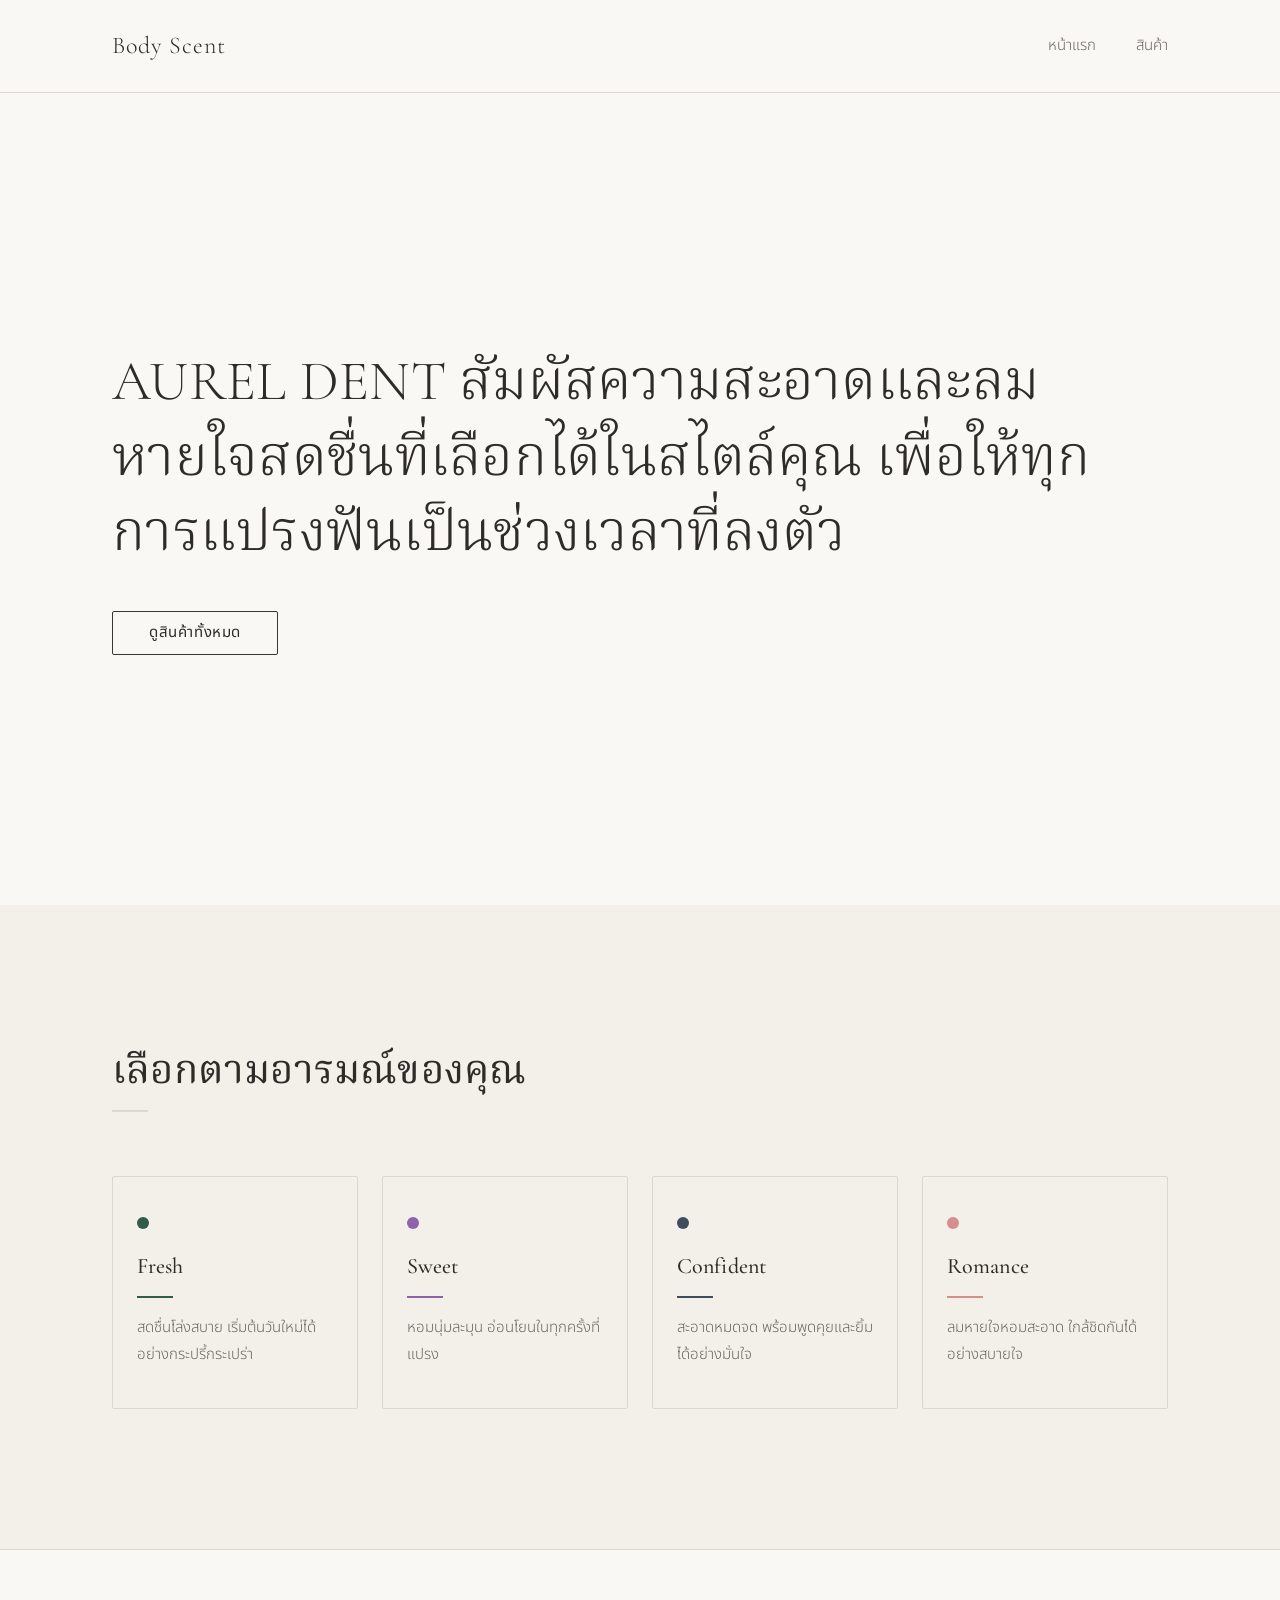
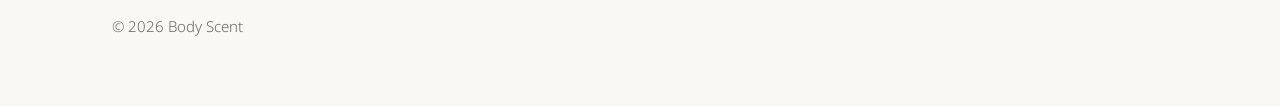
<file: index.html>
<!DOCTYPE html>
<html lang="th">
<head>
  <meta charset="UTF-8">
  <meta name="viewport" content="width=device-width, initial-scale=1">
  <title>Body Scent — AUREL DENT</title>
  <meta name="description" content="AUREL DENT สัมผัสความสะอาดและลมหายใจสดชื่นที่เลือกได้ในสไตล์คุณ">
  <link rel="stylesheet" href="style.css">
</head>
<body>

  <header class="site-header">
    <div class="container">
      <a class="brand" href="index.html">Body Scent</a>
      <nav class="nav" aria-label="เมนูหลัก">
        <a href="index.html">หน้าแรก</a>
        <a href="product.html">สินค้า</a>
      </nav>
    </div>
  </header>

  <main>
    <section class="hero hero--full">
      <div class="container">
        <h1 class="hero__title">AUREL DENT สัมผัสความสะอาดและลมหายใจสดชื่นที่เลือกได้ในสไตล์คุณ เพื่อให้ทุกการแปรงฟันเป็นช่วงเวลาที่ลงตัว</h1>
        <a class="btn" href="product.html">ดูสินค้าทั้งหมด</a>
      </div>
    </section>

    <section class="section section--soft" id="moods">
      <div class="container">
        <div class="section-head">
          <h2>เลือกตามอารมณ์ของคุณ</h2>
        </div>

        <div class="mood-grid">
          <a class="mood-card" data-mood="fresh" href="product.html?mood=fresh">
            <span class="mood-dot" aria-hidden="true"></span>
            <h3 class="mood-title">Fresh</h3>
            <p>สดชื่นโล่งสบาย เริ่มต้นวันใหม่ได้อย่างกระปรี้กระเปร่า</p>
          </a>

          <a class="mood-card" data-mood="sweet" href="product.html?mood=sweet">
            <span class="mood-dot" aria-hidden="true"></span>
            <h3 class="mood-title">Sweet</h3>
            <p>หอมนุ่มละมุน อ่อนโยนในทุกครั้งที่แปรง</p>
          </a>

          <a class="mood-card" data-mood="confident" href="product.html?mood=confident">
            <span class="mood-dot" aria-hidden="true"></span>
            <h3 class="mood-title">Confident</h3>
            <p>สะอาดหมดจด พร้อมพูดคุยและยิ้มได้อย่างมั่นใจ</p>
          </a>

          <a class="mood-card" data-mood="romance" href="product.html?mood=romance">
            <span class="mood-dot" aria-hidden="true"></span>
            <h3 class="mood-title">Romance</h3>
            <p>ลมหายใจหอมสะอาด ใกล้ชิดกันได้อย่างสบายใจ</p>
          </a>
        </div>
      </div>
    </section>
  </main>

  <footer class="site-footer">
    <div class="container">
      <p>© 2026 Body Scent</p>
    </div>
  </footer>

  <script src="script.js"></script>
</body>
</html>
</file>
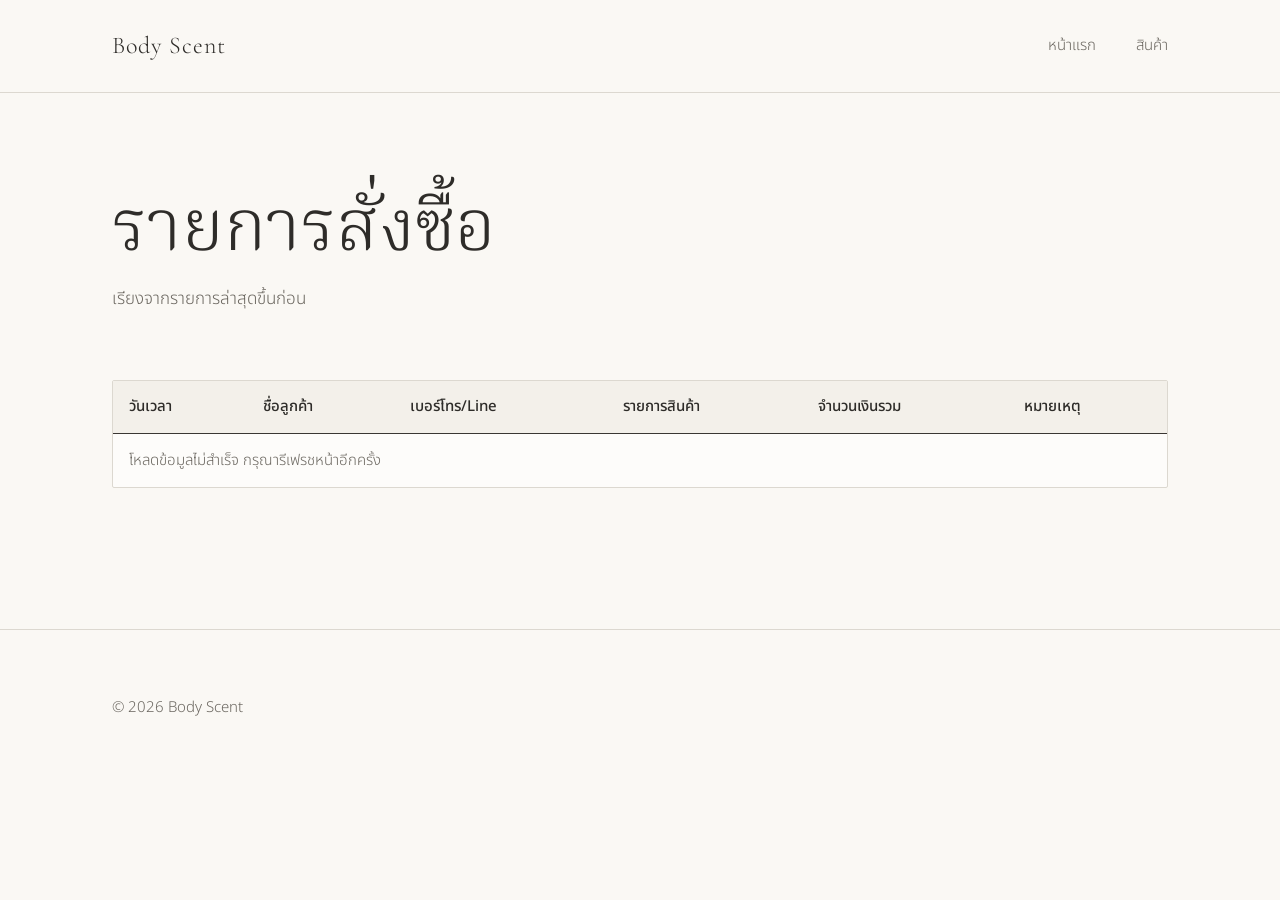
<file: admin.html>
<!DOCTYPE html>
<html lang="th">
<head>
  <meta charset="UTF-8">
  <meta name="viewport" content="width=device-width, initial-scale=1">
  <meta name="robots" content="noindex, nofollow">
  <title>รายการสั่งซื้อ — Body Scent</title>
  <link rel="stylesheet" href="style.css">
</head>
<body>

  <header class="site-header">
    <div class="container">
      <a class="brand" href="index.html">Body Scent</a>
      <nav class="nav" aria-label="เมนูหลัก">
        <a href="index.html">หน้าแรก</a>
        <a href="product.html">สินค้า</a>
      </nav>
    </div>
  </header>

  <main>
    <section class="page-head">
      <div class="container">
        <h1>รายการสั่งซื้อ</h1>
        <p>เรียงจากรายการล่าสุดขึ้นก่อน</p>
      </div>
    </section>

    <section class="section section--tight-top">
      <div class="container">
        <div class="table-wrap">
          <table id="ordersTable" class="data-table">
            <thead>
              <tr>
                <th scope="col">วันเวลา</th>
                <th scope="col">ชื่อลูกค้า</th>
                <th scope="col">เบอร์โทร/Line</th>
                <th scope="col">รายการสินค้า</th>
                <th scope="col">จำนวนเงินรวม</th>
                <th scope="col">หมายเหตุ</th>
              </tr>
            </thead>
            <tbody></tbody>
          </table>
        </div>
      </div>
    </section>
  </main>

  <footer class="site-footer">
    <div class="container">
      <p>© 2026 Body Scent</p>
    </div>
  </footer>

  <script src="script.js"></script>
</body>
</html>
</file>
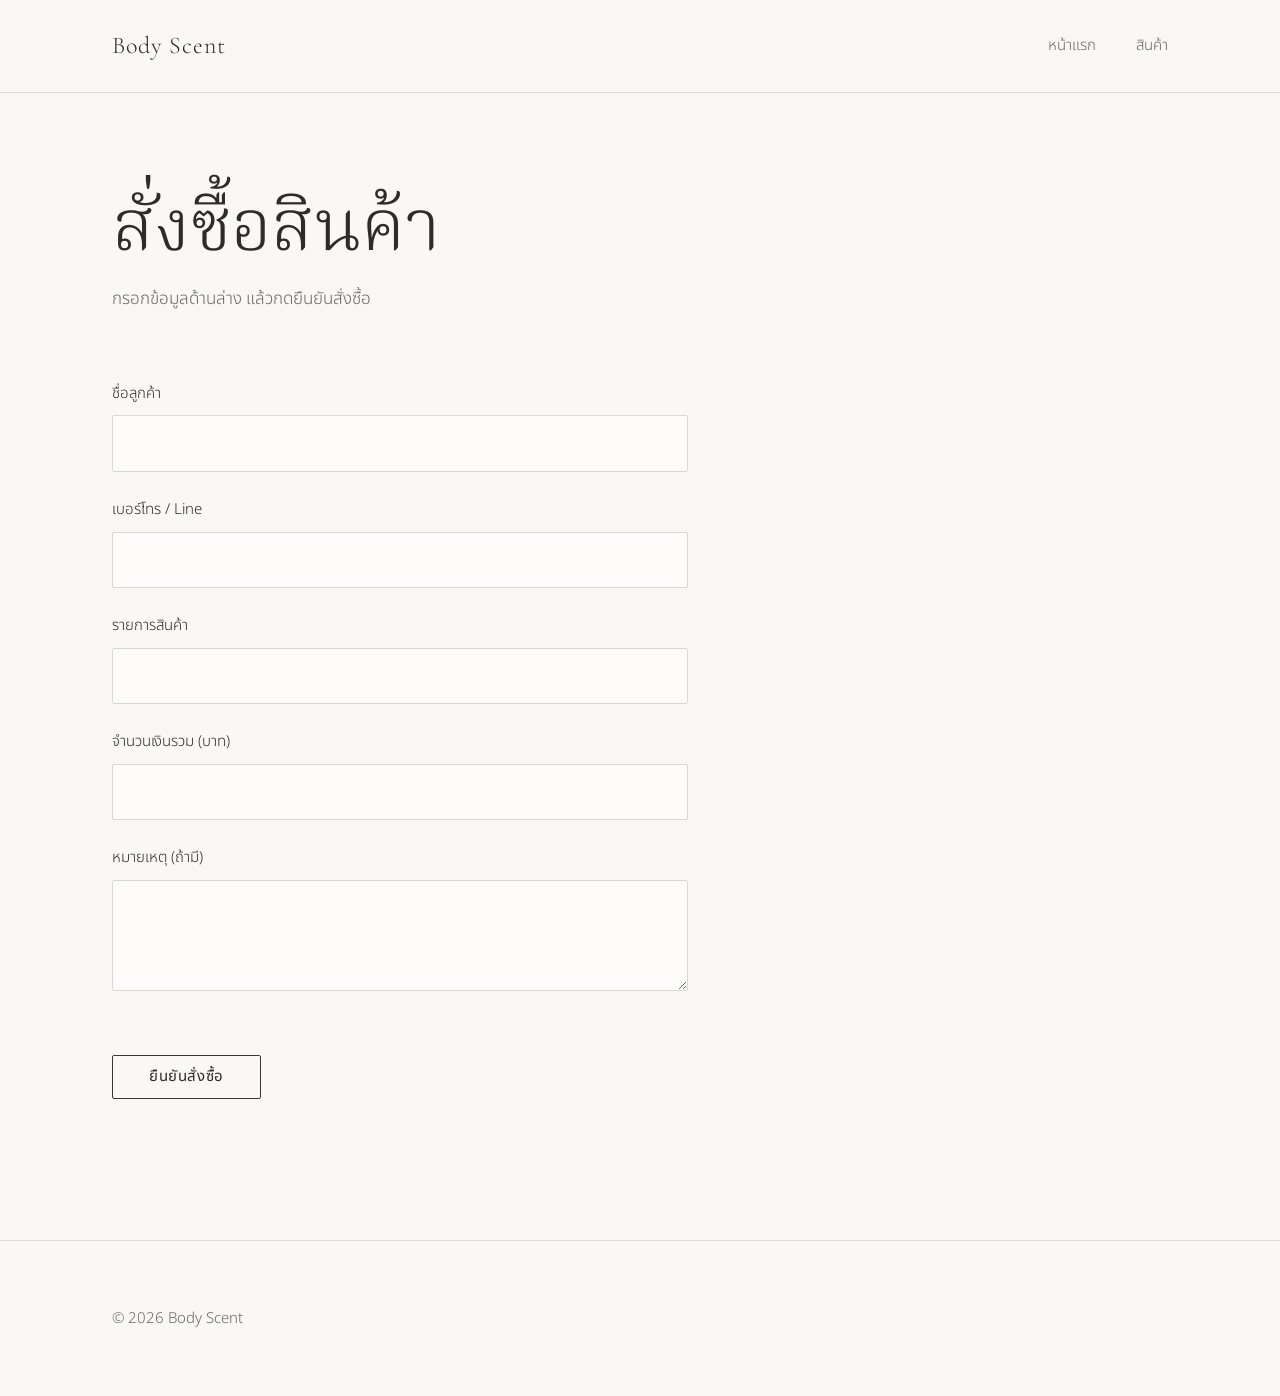
<file: order.html>
<!DOCTYPE html>
<html lang="th">
<head>
  <meta charset="UTF-8">
  <meta name="viewport" content="width=device-width, initial-scale=1">
  <title>สั่งซื้อ — Body Scent</title>
  <link rel="stylesheet" href="style.css">
</head>
<body>

  <header class="site-header">
    <div class="container">
      <a class="brand" href="index.html">Body Scent</a>
      <nav class="nav" aria-label="เมนูหลัก">
        <a href="index.html">หน้าแรก</a>
        <a href="product.html">สินค้า</a>
      </nav>
    </div>
  </header>

  <main>
    <section class="page-head">
      <div class="container">
        <h1>สั่งซื้อสินค้า</h1>
        <p>กรอกข้อมูลด้านล่าง แล้วกดยืนยันสั่งซื้อ</p>
      </div>
    </section>

    <section class="section section--tight-top">
      <div class="container">
        <form id="orderForm" class="order-form">
          <div class="field">
            <label for="customerName">ชื่อลูกค้า</label>
            <input type="text" id="customerName" name="customerName" autocomplete="name" required>
          </div>

          <div class="field">
            <label for="contact">เบอร์โทร / Line</label>
            <input type="text" id="contact" name="contact" required>
          </div>

          <div class="field">
            <label for="items">รายการสินค้า</label>
            <input type="text" id="items" name="items" required>
          </div>

          <div class="field">
            <label for="total">จำนวนเงินรวม (บาท)</label>
            <input type="text" id="total" name="total" inputmode="decimal" required>
          </div>

          <div class="field">
            <label for="note">หมายเหตุ (ถ้ามี)</label>
            <textarea id="note" name="note" rows="3"></textarea>
          </div>

          <button type="submit" class="btn">ยืนยันสั่งซื้อ</button>
        </form>
      </div>
    </section>
  </main>

  <footer class="site-footer">
    <div class="container">
      <p>© 2026 Body Scent</p>
    </div>
  </footer>

  <script src="script.js"></script>
</body>
</html>
</file>
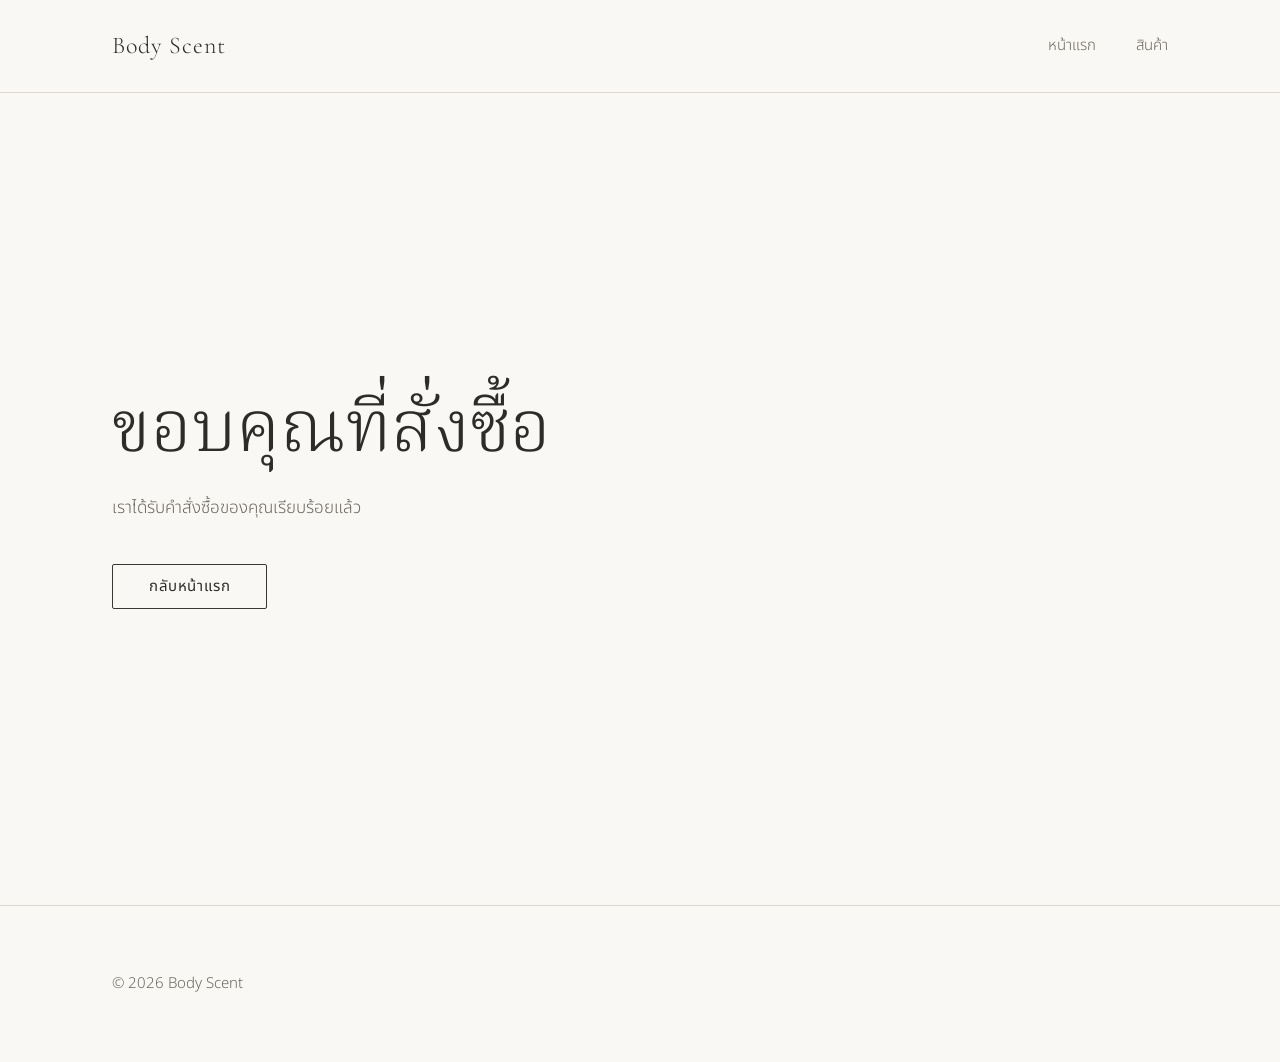
<file: thankyou.html>
<!DOCTYPE html>
<html lang="th">
<head>
  <meta charset="UTF-8">
  <meta name="viewport" content="width=device-width, initial-scale=1">
  <title>ขอบคุณ — Body Scent</title>
  <link rel="stylesheet" href="style.css">
</head>
<body>

  <header class="site-header">
    <div class="container">
      <a class="brand" href="index.html">Body Scent</a>
      <nav class="nav" aria-label="เมนูหลัก">
        <a href="index.html">หน้าแรก</a>
        <a href="product.html">สินค้า</a>
      </nav>
    </div>
  </header>

  <main>
    <section class="hero hero--full">
      <div class="container thanks">
        <h1>ขอบคุณที่สั่งซื้อ</h1>
        <p>เราได้รับคำสั่งซื้อของคุณเรียบร้อยแล้ว</p>
        <a class="btn" href="index.html">กลับหน้าแรก</a>
      </div>
    </section>
  </main>

  <footer class="site-footer">
    <div class="container">
      <p>© 2026 Body Scent</p>
    </div>
  </footer>

  <script src="script.js"></script>
</body>
</html>
</file>
<file: style.css>
/* ==========================================================
   Body Scent — style.css
   Airy · Calm · Modern lifestyle (not clinical)
   ========================================================== */

@import url("https://fonts.googleapis.com/css2?family=Cormorant+Garamond:wght@400;500;600&family=Noto+Sans+Thai:wght@300;400;500&family=Noto+Serif+Thai:wght@300;400;500&display=swap");

/* ---------- Design tokens ---------- */
:root {
  /* Base */
  --bg:           #faf8f4;   /* off-white / cream */
  --bg-soft:      #f3f0ea;   /* very light warm grey */
  --surface:      #fdfcfa;
  --ink:          #2e2c29;   /* soft dark, not pure black */
  --ink-soft:     #6b6760;
  --line:         #3a3733;   /* thin, soft dark border */
  --line-faint:   #dcd8d0;

  /* Mood accents (small touches only) */
  --mood-fresh:     #2f5d4a; /* deep green */
  --mood-sweet:     #8e63ab; /* medium purple */
  --mood-confident: #3f4d5f; /* dark slate blue */
  --mood-romance:   #d98c8c; /* soft red */

  /* Type */
  --font-serif: "Cormorant Garamond", "Noto Serif Thai", Georgia, serif;
  --font-sans:  "Noto Sans Thai", system-ui, -apple-system, "Segoe UI", sans-serif;

  /* Scale */
  --fs-xs:   0.8125rem;
  --fs-sm:   0.9375rem;
  --fs-base: 1.0625rem;
  --fs-lg:   1.375rem;
  --fs-xl:   clamp(1.75rem, 1.3rem + 1.6vw, 2.5rem);
  --fs-2xl:  clamp(2.5rem, 1.6rem + 3.6vw, 4.75rem);

  /* Spacing — generous */
  --space-1: 0.5rem;
  --space-2: 1rem;
  --space-3: 1.5rem;
  --space-4: 2.5rem;
  --space-5: 4rem;
  --space-6: 6rem;
  --space-7: clamp(5rem, 4rem + 6vw, 9rem);

  --container: 72rem;
  --gutter: clamp(1.25rem, 4vw, 3rem);
  --radius: 2px;
  --hairline: 1px;
}

/* ---------- Reset ---------- */
*, *::before, *::after { box-sizing: border-box; }
html { -webkit-text-size-adjust: 100%; scroll-behavior: smooth; }
body {
  margin: 0;
  background: var(--bg);
  color: var(--ink);
  font-family: var(--font-sans);
  font-size: var(--fs-base);
  font-weight: 300;
  line-height: 1.85;
  -webkit-font-smoothing: antialiased;
}
img { display: block; max-width: 100%; height: auto; }
a { color: inherit; text-decoration-thickness: var(--hairline); text-underline-offset: 0.25em; }
ul, ol { margin: 0; padding: 0; list-style: none; }
h1, h2, h3, h4, p { margin: 0; }

:focus-visible { outline: 1px solid var(--line); outline-offset: 4px; }

@media (prefers-reduced-motion: reduce) {
  html { scroll-behavior: auto; }
  *, *::before, *::after { transition: none !important; animation: none !important; }
}

/* ---------- Typography ---------- */
h1, h2, h3 {
  font-family: var(--font-serif);
  font-weight: 400;
  letter-spacing: 0.005em;
  line-height: 1.2;
  color: var(--ink);
}
h1 { font-size: var(--fs-2xl); font-weight: 300; line-height: 1.1; }
h2 { font-size: var(--fs-xl); }
h3 { font-size: var(--fs-lg); font-weight: 500; }

p { max-width: 38rem; color: var(--ink-soft); }
.lead { font-size: var(--fs-lg); font-family: var(--font-serif); color: var(--ink); line-height: 1.6; }
.small { font-size: var(--fs-sm); }
.muted { color: var(--ink-soft); }

/* ---------- Layout ---------- */
.container {
  width: 100%;
  max-width: var(--container);
  margin-inline: auto;
  padding-inline: var(--gutter);
}
.section { padding-block: var(--space-7); }
.section--soft { background: var(--bg-soft); }
.section-head { margin-bottom: var(--space-5); }
.section-head p { margin-top: var(--space-2); }
.stack > * + * { margin-top: var(--space-3); }

/* Section heading with a small mood-coloured dash beneath */
.section-head h2::after,
.mood-title::after {
  content: "";
  display: block;
  width: 2.25rem;
  height: 2px;
  margin-top: var(--space-2);
  background: var(--accent, var(--line-faint));
}

/* ---------- Mood accents (tiny touches only) ---------- */
[data-mood="fresh"]     { --accent: var(--mood-fresh); }
[data-mood="sweet"]     { --accent: var(--mood-sweet); }
[data-mood="confident"] { --accent: var(--mood-confident); }
[data-mood="romance"]   { --accent: var(--mood-romance); }

.mood-dot {
  display: inline-block;
  width: 0.5rem;
  height: 0.5rem;
  border-radius: 50%;
  background: var(--accent, var(--line-faint));
  vertical-align: middle;
  margin-right: 0.6em;
}
.mood-label {
  display: inline-flex;
  align-items: center;
  font-size: var(--fs-sm);
  color: var(--ink-soft);
}

/* ---------- Buttons: thin line, soft dark ---------- */
.btn {
  display: inline-block;
  padding: 0.85rem 2.25rem;
  font: 400 var(--fs-sm)/1 var(--font-sans);
  letter-spacing: 0.04em;
  color: var(--ink);
  background: transparent;
  border: var(--hairline) solid var(--line);
  border-radius: var(--radius);
  text-decoration: none;
  cursor: pointer;
  transition: background-color 0.25s ease, color 0.25s ease;
}
.btn:hover { background: var(--ink); color: var(--bg); }
.btn--ghost { border-color: var(--line-faint); }
.btn--ghost:hover { border-color: var(--line); background: transparent; color: var(--ink); }

/* ---------- Filter chips (mood / type) ---------- */
.filters { display: flex; flex-wrap: wrap; gap: var(--space-1) var(--space-2); margin-bottom: var(--space-4); }
.chip {
  display: inline-flex;
  align-items: center;
  padding: 0.5rem 1.1rem;
  font: 300 var(--fs-sm)/1 var(--font-sans);
  color: var(--ink-soft);
  background: transparent;
  border: var(--hairline) solid var(--line-faint);
  border-radius: 999px;
  cursor: pointer;
  transition: border-color 0.2s ease, color 0.2s ease;
}
.chip:hover { border-color: var(--line); color: var(--ink); }
.chip[aria-pressed="true"],
.chip.is-active { border-color: var(--line); color: var(--ink); }

/* ---------- Product grid & card ---------- */
.product-grid {
  display: grid;
  grid-template-columns: repeat(auto-fill, minmax(15rem, 1fr));
  gap: var(--space-5) var(--space-4);
}
.product-card {
  display: flex;
  flex-direction: column;
  background: transparent;   /* no filled mood colour on cards */
}
.product-card__media {
  background: var(--bg-soft);
  aspect-ratio: 4 / 5;
  display: grid;
  place-items: center;
  overflow: hidden;
  border: var(--hairline) solid var(--line-faint);
  border-radius: var(--radius);
}
.product-card__media img { width: 100%; height: 100%; object-fit: cover; }
.product-card__body { padding-top: var(--space-3); display: flex; flex-direction: column; gap: 0.5rem; flex: 1; }
.product-card__name { font-family: var(--font-serif); font-size: var(--fs-lg); font-weight: 500; line-height: 1.25; }
.product-card__meta { font-size: var(--fs-sm); color: var(--ink-soft); }
.product-card__desc { font-size: var(--fs-sm); line-height: 1.8; color: var(--ink-soft); }
.product-card__foot {
  display: flex;
  align-items: baseline;
  justify-content: space-between;
  margin-top: auto;
  padding-top: var(--space-2);
  border-top: var(--hairline) solid var(--line-faint);
}
.price { font-family: var(--font-serif); font-size: var(--fs-lg); font-weight: 500; }
.price small { font-family: var(--font-sans); font-size: var(--fs-xs); font-weight: 300; color: var(--ink-soft); margin-left: 0.25em; }

/* ---------- Header / footer ---------- */
.site-header {
  padding-block: var(--space-3);
  border-bottom: var(--hairline) solid var(--line-faint);
}
.site-header .container { display: flex; align-items: center; justify-content: space-between; gap: var(--space-3); }
.brand { font-family: var(--font-serif); font-size: 1.5rem; letter-spacing: 0.04em; text-decoration: none; }
.nav { display: flex; gap: var(--space-4); font-size: var(--fs-sm); }
.nav a { text-decoration: none; color: var(--ink-soft); transition: color 0.2s ease; }
.nav a:hover { color: var(--ink); }

.site-footer {
  padding-block: var(--space-5);
  border-top: var(--hairline) solid var(--line-faint);
  font-size: var(--fs-sm);
  color: var(--ink-soft);
}

/* ---------- Hero ---------- */
.hero { padding-block: var(--space-7); }
.hero__grid { display: grid; gap: var(--space-5); align-items: center; }
.hero h1 { max-width: 14ch; }
.hero p { margin-top: var(--space-3); }
.hero .btn { margin-top: var(--space-4); }
.hero__media { background: var(--bg-soft); border-radius: var(--radius); }

/* ---------- Responsive ---------- */
@media (min-width: 52rem) {
  .hero__grid { grid-template-columns: 1.1fr 0.9fr; gap: var(--space-6); }
}

@media (max-width: 40rem) {
  body { font-size: 1rem; }
  .nav { gap: var(--space-3); }
  .product-grid { grid-template-columns: repeat(2, 1fr); gap: var(--space-4) var(--space-2); }
  .product-card__name { font-size: 1.125rem; }
  .product-card__desc { display: none; }
  .btn { width: 100%; text-align: center; }
}

@media (max-width: 22rem) {
  .product-grid { grid-template-columns: 1fr; }
}

/* ==========================================================
   Page additions: product / order / admin
   ========================================================== */

/* Product card button (sits under the price row) */
.product-card .btn { margin-top: var(--space-2); width: 100%; text-align: center; }
.product-card__img-fallback { font-family: var(--font-serif); color: var(--ink-soft); padding: var(--space-3); text-align: center; }
.empty-note { grid-column: 1 / -1; color: var(--ink-soft); }

/* Form (order page) */
.form { max-width: 32rem; }
.field { margin-bottom: var(--space-3); }
.field label { display: block; margin-bottom: 0.35rem; font-size: var(--fs-sm); color: var(--ink-soft); }
.field input,
.field textarea {
  display: block;
  width: 100%;
  padding: 0.7rem 0;
  font: 300 var(--fs-base)/1.6 var(--font-sans);
  color: var(--ink);
  background: transparent;
  border: 0;
  border-bottom: var(--hairline) solid var(--line-faint);
  border-radius: 0;
  transition: border-color 0.2s ease;
}
.field textarea { min-height: 6rem; resize: vertical; }
.field input:focus,
.field textarea:focus { outline: none; border-bottom-color: var(--line); }
.form .btn { width: 100%; margin-top: var(--space-2); }
.form .btn[disabled] { opacity: 0.5; cursor: wait; }
.back-link { display: inline-block; margin-bottom: var(--space-4); font-size: var(--fs-sm); color: var(--ink-soft); }

/* Admin table */
.tool-row { display: flex; align-items: center; justify-content: space-between; gap: var(--space-2); margin-bottom: var(--space-2); }
.status { font-size: var(--fs-sm); color: var(--ink-soft); }
.btn.btn--inline { width: auto; padding: 0.6rem 1.4rem; }
.table-wrap { overflow-x: auto; border: var(--hairline) solid var(--line-faint); border-radius: var(--radius); background: var(--surface); }
.table-wrap table { width: 100%; min-width: 44rem; border-collapse: collapse; font-size: var(--fs-sm); line-height: 1.6; }
.table-wrap th {
  padding: 0.9rem 1rem;
  text-align: left;
  font-weight: 400;
  color: var(--ink-soft);
  white-space: nowrap;
  border-bottom: var(--hairline) solid var(--line);
}
.table-wrap td { padding: 0.9rem 1rem; vertical-align: top; border-bottom: var(--hairline) solid var(--line-faint); }
.table-wrap tbody tr:last-child td { border-bottom: 0; }
.table-wrap td.msg { text-align: center; color: var(--ink-soft); padding-block: var(--space-4); }

/* ==========================================================
   Page additions — index.html / product.html
   ========================================================== */

/* Hero: fills the first screen */
.hero--full {
  min-height: calc(100svh - 5.5rem);
  display: flex;
  align-items: center;
}
.hero h1.hero__title {
  max-width: 18em;
  font-size: clamp(1.9rem, 1.1rem + 3.4vw, 3.5rem);
  line-height: 1.35;
}
.hero .hero__sub { margin-top: var(--space-3); }

/* Mood cards */
.mood-grid {
  display: grid;
  grid-template-columns: repeat(auto-fit, minmax(13rem, 1fr));
  gap: var(--space-3);
}
.mood-card {
  display: block;
  padding: var(--space-4) var(--space-3);
  color: inherit;
  text-decoration: none;
  background: transparent;   /* no filled mood colour */
  border: var(--hairline) solid var(--line-faint);
  border-radius: var(--radius);
  transition: border-color 0.25s ease;
}
.mood-card:hover,
.mood-card:focus-visible { border-color: var(--line); }
.mood-card .mood-dot {
  display: block;
  width: 0.75rem;
  height: 0.75rem;
  margin: 0 0 var(--space-3);
}
.mood-card p { margin-top: var(--space-2); font-size: var(--fs-sm); line-height: 1.8; }

/* Product page heading */
.page-head { padding-top: var(--space-6); padding-bottom: var(--space-5); }
.page-head p { margin-top: var(--space-2); }
.section--tight-top { padding-top: 0; }

/* ==========================================================
   Page additions — order.html / thankyou.html / admin.html
   ========================================================== */

/* Form */
.order-form { max-width: 36rem; }
.field + .field { margin-top: var(--space-3); }
.field label {
  display: block;
  margin-bottom: 0.5rem;
  font-size: var(--fs-sm);
  color: var(--ink);
}
.field input,
.field textarea {
  display: block;
  width: 100%;
  padding: 0.85rem 1rem;
  font: 300 var(--fs-base)/1.6 var(--font-sans);
  color: var(--ink);
  background: var(--surface);
  border: var(--hairline) solid var(--line-faint);
  border-radius: var(--radius);
  transition: border-color 0.2s ease;
}
.field textarea { resize: vertical; min-height: 6rem; }
.field input:hover,
.field textarea:hover { border-color: var(--ink-soft); }
.field input:focus,
.field textarea:focus { outline: none; border-color: var(--line); }
.order-form .btn { margin-top: var(--space-4); }
.btn:disabled { opacity: 0.5; cursor: default; }
.btn:disabled:hover { background: transparent; color: var(--ink); }

/* Thank-you */
.thanks { text-align: left; }
.thanks p { margin-top: var(--space-3); }
.thanks .btn { margin-top: var(--space-4); }

/* Admin table */
.table-wrap { overflow-x: auto; border: var(--hairline) solid var(--line-faint); border-radius: var(--radius); }
.data-table { width: 100%; min-width: 46rem; border-collapse: collapse; font-size: var(--fs-sm); }
.data-table th,
.data-table td {
  padding: 0.9rem 1rem;
  text-align: left;
  vertical-align: top;
  line-height: 1.6;
}
.data-table thead th {
  font-weight: 500;
  color: var(--ink);
  background: var(--bg-soft);
  border-bottom: var(--hairline) solid var(--line);
  white-space: nowrap;
}
.data-table tbody td { color: var(--ink-soft); border-bottom: var(--hairline) solid var(--line-faint); }
.data-table tbody tr:last-child td { border-bottom: 0; }
</file>
